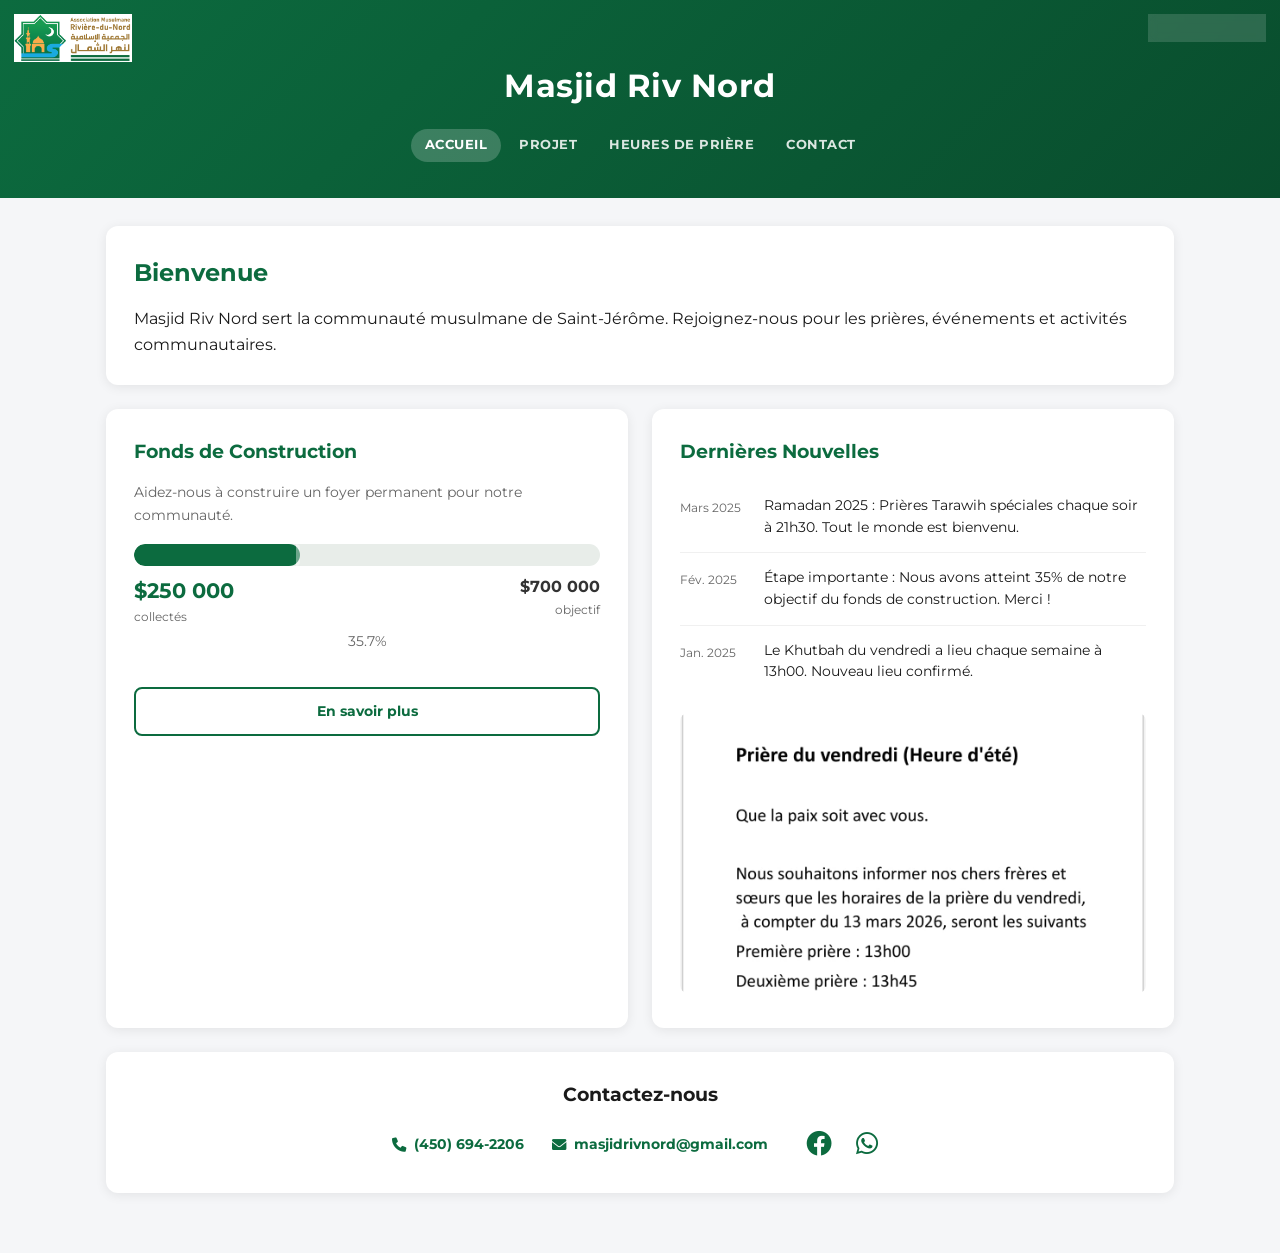
<file: index.html>
<!DOCTYPE html>
<html lang="fr">
<head>
    <meta charset="UTF-8">
    <meta name="viewport" content="width=device-width, initial-scale=1.0">
    <title>Masjid Riv Nord</title>
    <meta name="description" content="Masjid Riv Nord — Mosquée de la communauté musulmane de Saint-Jérôme, QC.">
    <link rel="stylesheet" href="style.css">
    <link rel="stylesheet" href="https://cdnjs.cloudflare.com/ajax/libs/font-awesome/6.0.0/css/all.min.css">
    <link href="https://fonts.googleapis.com/css2?family=Montserrat:wght@400;700&display=swap" rel="stylesheet">
</head>
<body>

<div class="lang-switcher">
    <button onclick="setLang('en')">EN</button>
    <button onclick="setLang('fr')">FR</button>
    <button onclick="setLang('ar')">AR</button>
</div>

<header class="hero">
    <img src="logo.png" class="logo-corner" alt="Logo Masjid Riv Nord">
    <h1 data-en="Masjid Riv Nord" data-fr="Masjid Riv Nord" data-ar="مسجد ريف نور">Masjid Riv Nord</h1>
    <nav>
        <a href="index.html"   data-en="Home"         data-fr="Accueil"          data-ar="الرئيسية">Accueil</a>
        <a href="project.html" data-en="Project"       data-fr="Projet"           data-ar="المشروع">Projet</a>
        <a href="prayer.html"  data-en="Prayer Times"  data-fr="Heures de prière" data-ar="مواقيت الصلاة">Heures de prière</a>
        <a href="contact.html" data-en="Contact"       data-fr="Contact"          data-ar="اتصل بنا">Contact</a>
    </nav>
</header>

<main>

    <section class="welcome-section">
        <h2 data-en="Welcome" data-fr="Bienvenue" data-ar="مرحبا بكم">Bienvenue</h2>
        <p data-en="Masjid Riv Nord serves the Muslim community of Saint-Jérôme. Join us for prayers, events, and community activities."
           data-fr="Masjid Riv Nord sert la communauté musulmane de Saint-Jérôme. Rejoignez-nous pour les prières, événements et activités communautaires."
           data-ar="مسجد ريف نور يخدم الجالية المسلمة في سان جيروم. انضموا إلينا للصلاة والفعاليات والأنشطة المجتمعية.">
            Masjid Riv Nord sert la communauté musulmane de Saint-Jérôme. Rejoignez-nous pour les prières, événements et activités communautaires.
        </p>
    </section>

    <div class="grid">

        <!-- Donation Card -->
        <div class="card">
            <h3 data-en="Building Fund" data-fr="Fonds de Construction" data-ar="صندوق بناء المسجد">Fonds de Construction</h3>
            <p style="font-size:0.88rem;color:#666;margin-bottom:8px;"
               data-en="Help us build a permanent home for our community."
               data-fr="Aidez-nous à construire un foyer permanent pour notre communauté."
               data-ar="ساعدونا في بناء مقر دائم لمجتمعنا.">
               Aidez-nous à construire un foyer permanent pour notre communauté.
            </p>

            <div class="progress-wrap">
                <div class="progress-track">
                    <div id="progress-bar" class="progress-fill"></div>
                </div>
                <div class="progress-labels">
                    <div>
                        <span class="raised">$<span id="collected-amount">—</span></span>
                        <span class="goal-label" style="font-size:0.78rem;display:block;"
                              data-en="raised" data-fr="collectés" data-ar="جُمع">collectés</span>
                    </div>
                    <div style="text-align:right;">
                        <span style="font-size:1rem;font-weight:700;color:#333;">$<span id="goal-amount">—</span></span>
                        <span class="goal-label" style="font-size:0.78rem;display:block;"
                              data-en="goal" data-fr="objectif" data-ar="الهدف">objectif</span>
                    </div>
                </div>
                <div class="progress-percent" id="progress-percent"></div>
            </div>

            <div class="donate-actions">
                <!-- PayPal donate button -->
                <div id="donate-button-container">
                    <div id="donate-button"></div>
                    <script src="https://www.paypalobjects.com/donate/sdk/donate-sdk.js" charset="UTF-8"></script>
                    <script>
                        PayPal.Donation.Button({
                            env: 'production',
                            hosted_button_id: 'ZB69M8PDXEW2C',
                            image: {
                                src: 'https://www.paypalobjects.com/fr_CA/i/btn/btn_donateCC_LG.gif',
                                alt: 'Bouton Faire un don avec PayPal',
                                title: 'PayPal - The safer, easier way to pay online!',
                            }
                        }).render('#donate-button');
                    </script>
                </div>
                <a href="project.html" class="btn btn-outline btn-full"
                   data-en="Learn More" data-fr="En savoir plus" data-ar="تفاصيل">En savoir plus</a>
            </div>
        </div>

        <!-- News Card -->
        <div class="card">
            <h3 data-en="Latest News" data-fr="Dernières Nouvelles" data-ar="آخر الأخبار">Dernières Nouvelles</h3>
            <ul class="news-list">
                <li class="news-item">
                    <span class="news-date">Mars 2025</span>
                    <span class="news-text"
                          data-en="Ramadan 2025: Special Tarawih prayers every night at 9:30 PM. All welcome."
                          data-fr="Ramadan 2025 : Prières Tarawih spéciales chaque soir à 21h30. Tout le monde est bienvenu."
                          data-ar="رمضان 2025: صلاة التراويح كل ليلة الساعة 9:30 مساءً. الجميع مرحب بهم.">
                        Ramadan 2025 : Prières Tarawih spéciales chaque soir à 21h30. Tout le monde est bienvenu.
                    </span>
                </li>
                <li class="news-item">
                    <span class="news-date">Fév. 2025</span>
                    <span class="news-text"
                          data-en="Fundraising milestone: We have reached 35% of our building fund goal. Thank you!"
                          data-fr="Étape importante : Nous avons atteint 35% de notre objectif du fonds de construction. Merci !"
                          data-ar="إنجاز في جمع التبرعات: وصلنا إلى 35% من هدف صندوق البناء. شكراً لكم!">
                        Étape importante : Nous avons atteint 35% de notre objectif du fonds de construction. Merci !
                    </span>
                </li>
                <li class="news-item">
                    <span class="news-date">Jan. 2025</span>
                    <span class="news-text"
                          data-en="Friday Khutbah is held every week at 1:00 PM. New location confirmed."
                          data-fr="Le Khutbah du vendredi a lieu chaque semaine à 13h00. Nouveau lieu confirmé."
                          data-ar="خطبة الجمعة تُقام كل أسبوع الساعة 1:00 ظهراً. تم تأكيد الموقع الجديد.">
                        Le Khutbah du vendredi a lieu chaque semaine à 13h00. Nouveau lieu confirmé.
                    </span>
                </li>
            </ul>
            <div class="news-img-wrap">
                <img src="News/latest.jpg" alt="Actualités de la mosquée">
            </div>
        </div>

    </div>

    <!-- Contact Widget -->
    <section class="contact-widget">
        <h3 data-en="Connect With Us" data-fr="Contactez-nous" data-ar="تواصل معنا">Contactez-nous</h3>
        <div class="widget-grid">
            <div class="widget-item"><i class="fas fa-phone"></i> (450) 694-2206</div>
            <div class="widget-item"><i class="fas fa-envelope"></i> masjidrivnord@gmail.com</div>
            <div class="widget-social">
                <a href="https://www.facebook.com/share/1AmzJvjMWP/" target="_blank" title="Facebook"><i class="fab fa-facebook"></i></a>
                <a href="https://chat.whatsapp.com/I94Uq8UrA2m0HjQVRyhX6O" target="_blank" title="WhatsApp"><i class="fab fa-whatsapp"></i></a>
            </div>
        </div>
    </section>

</main>

<script src="script.js"></script>
</body>
</html>
</file>
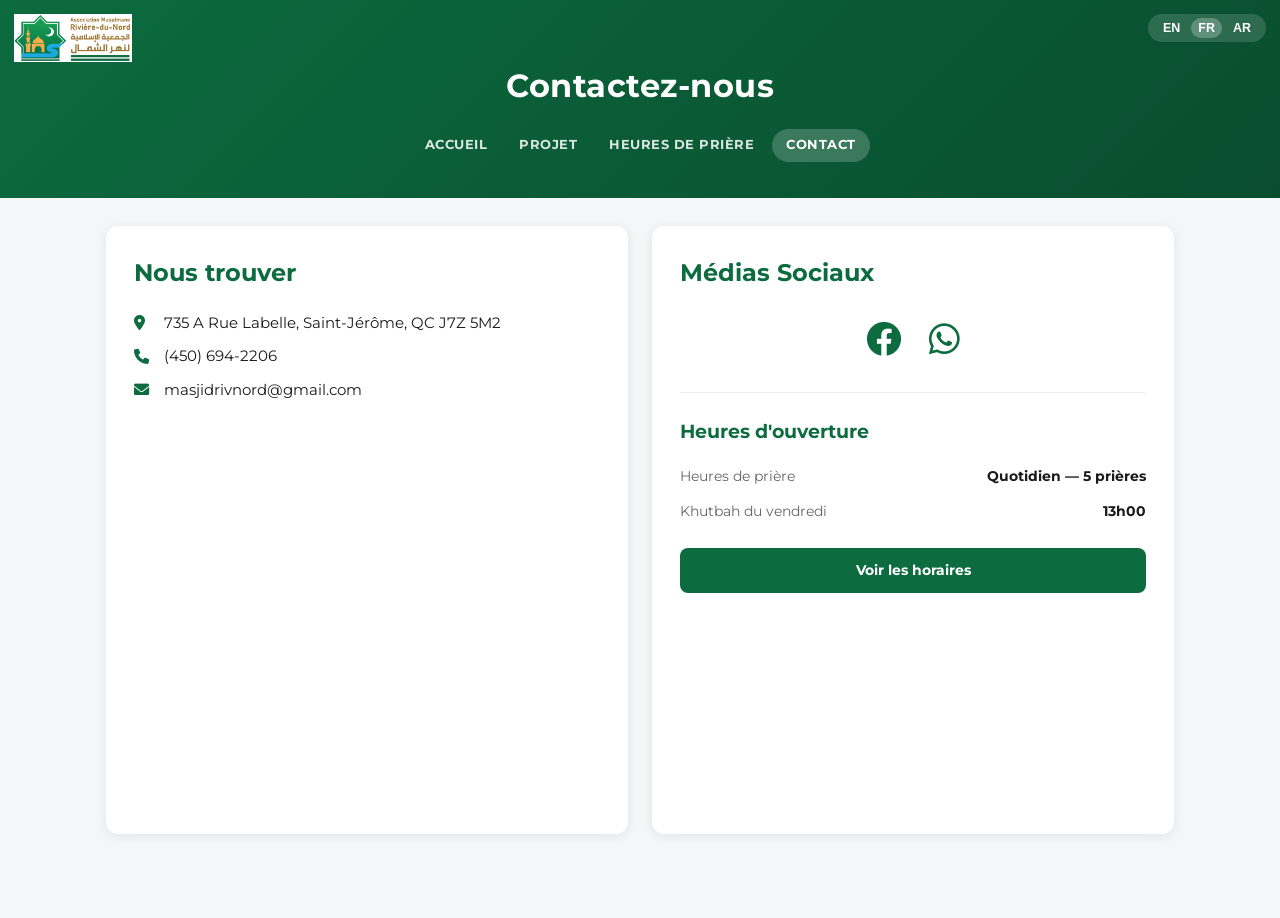
<file: contact.html>
<!DOCTYPE html>
<html lang="fr">
<head>
    <meta charset="UTF-8">
    <meta name="viewport" content="width=device-width, initial-scale=1.0">
    <title>Contact — Masjid Riv Nord</title>
    <meta name="description" content="Contactez Masjid Riv Nord à Saint-Jérôme, QC.">
    <link rel="stylesheet" href="style.css">
    <link rel="stylesheet" href="https://cdnjs.cloudflare.com/ajax/libs/font-awesome/6.0.0/css/all.min.css">
    <link href="https://fonts.googleapis.com/css2?family=Montserrat:wght@400;700&display=swap" rel="stylesheet">
</head>
<body>

<div class="lang-switcher">
    <button onclick="setLang('en')">EN</button>
    <button onclick="setLang('fr')">FR</button>
    <button onclick="setLang('ar')">AR</button>
</div>

<header class="hero">
    <img src="logo.png" class="logo-corner" alt="Logo Masjid Riv Nord">
    <h1 data-en="Contact Us" data-fr="Contactez-nous" data-ar="اتصل بنا">Contactez-nous</h1>
    <nav>
        <a href="index.html"   data-en="Home"         data-fr="Accueil"          data-ar="الرئيسية">Accueil</a>
        <a href="project.html" data-en="Project"       data-fr="Projet"           data-ar="المشروع">Projet</a>
        <a href="prayer.html"  data-en="Prayer Times"  data-fr="Heures de prière" data-ar="مواقيت الصلاة">Heures de prière</a>
        <a href="contact.html" data-en="Contact"       data-fr="Contact"          data-ar="اتصل بنا">Contact</a>
    </nav>
</header>

<main>

    <div class="grid">

        <!-- Info + Map -->
        <section class="card" style="flex:2;">
            <h2 data-en="Find Us" data-fr="Nous trouver" data-ar="موقعنا">Nous trouver</h2>

            <div class="contact-info" style="margin-top:12px;">
                <p>
                    <i class="fas fa-map-marker-alt"></i>
                    <span>735 A Rue Labelle, Saint-Jérôme, QC J7Z 5M2</span>
                </p>
                <p>
                    <i class="fas fa-phone"></i>
                    <a href="tel:+14506942206" style="color:inherit;text-decoration:none;">(450) 694-2206</a>
                </p>
                <p>
                    <i class="fas fa-envelope"></i>
                    <a href="mailto:masjidrivnord@gmail.com" style="color:inherit;text-decoration:none;">masjidrivnord@gmail.com</a>
                </p>
            </div>

            <div class="map-wrap">
                <iframe
                    src="https://www.google.com/maps/embed?pb=!1m18!1m12!1m3!1d2784.1485642455845!2d-74.0049444!3d45.7782333!2m3!1f0!2f0!3f0!3m2!1i1024!2i768!4f13.1!3m3!1m2!1s0x4ccf2c9183610931%3A0xe5435987f2e1b12b!2s735%20Rue%20Labelle%2C%20Saint-J%C3%A9r%C3%B4me%2C%20QC%20J7Z%205M2!5e0!3m2!1sen!2sca!4v1710520000000!5m2!1sen!2sca"
                    allowfullscreen=""
                    loading="lazy"
                    referrerpolicy="no-referrer-when-downgrade"
                    title="Carte Masjid Riv Nord">
                </iframe>
            </div>
        </section>

        <!-- Social + Hours -->
        <section class="card">
            <h2 data-en="Social Media" data-fr="Médias Sociaux" data-ar="وسائل التواصل">Médias Sociaux</h2>
            <div class="social-links">
                <a href="https://www.facebook.com/share/1AmzJvjMWP/" target="_blank" title="Facebook">
                    <i class="fab fa-facebook"></i>
                </a>
                <a href="https://chat.whatsapp.com/I94Uq8UrA2m0HjQVRyhX6O" target="_blank" title="WhatsApp">
                    <i class="fab fa-whatsapp"></i>
                </a>
            </div>

            <hr style="border:none;border-top:1px solid #f0f0f0;margin:24px 0;">

            <h3 style="color:var(--green);margin-bottom:12px;"
                data-en="Opening Hours" data-fr="Heures d'ouverture" data-ar="ساعات العمل">
                Heures d'ouverture
            </h3>
            <table style="width:100%;font-size:0.88rem;border-collapse:collapse;">
                <tr>
                    <td style="padding:6px 0;color:#666;"
                        data-en="Prayer times" data-fr="Heures de prière" data-ar="أوقات الصلاة">Heures de prière</td>
                    <td style="text-align:right;font-weight:700;"
                        data-en="Daily — 5 prayers" data-fr="Quotidien — 5 prières" data-ar="يوميًا — 5 صلوات">Quotidien — 5 prières</td>
                </tr>
                <tr>
                    <td style="padding:6px 0;color:#666;"
                        data-en="Friday Khutbah" data-fr="Khutbah du vendredi" data-ar="خطبة الجمعة">Khutbah du vendredi</td>
                    <td style="text-align:right;font-weight:700;">13h00</td>
                </tr>
            </table>

            <div style="margin-top:20px;">
                <a href="prayer.html" class="btn btn-full"
                   data-en="View Prayer Times" data-fr="Voir les horaires" data-ar="عرض الأوقات">
                    Voir les horaires
                </a>
            </div>
        </section>

    </div>

</main>

<script src="script.js"></script>
</body>
</html>
</file>
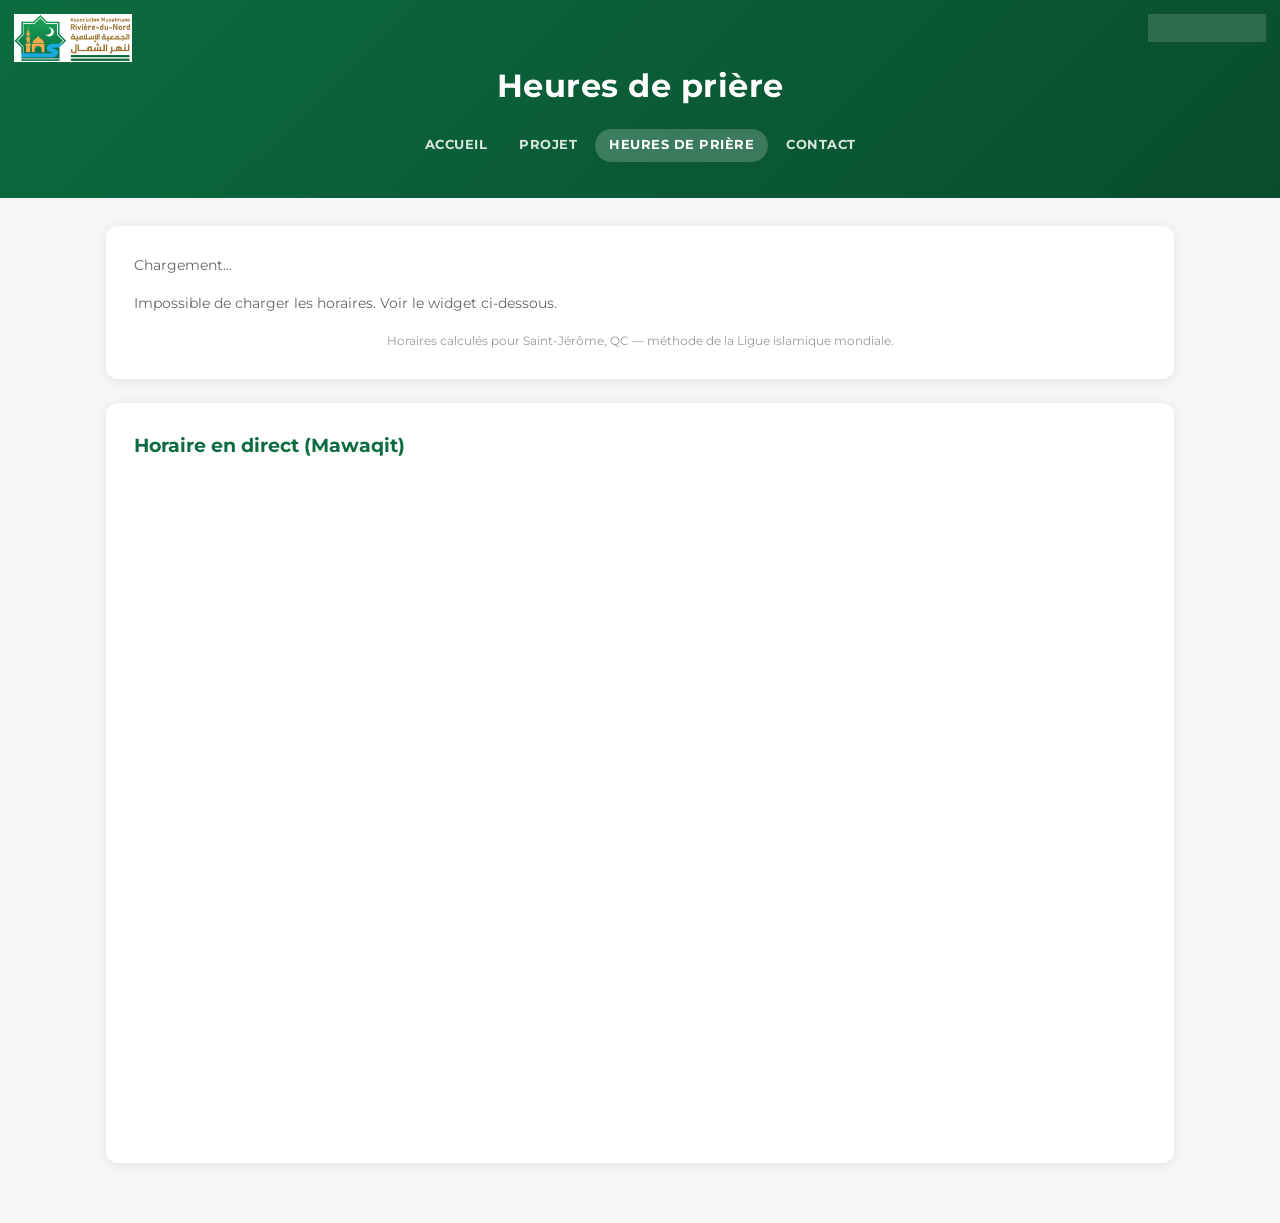
<file: prayer.html>
<!DOCTYPE html>
<html lang="fr">
<head>
    <meta charset="UTF-8">
    <meta name="viewport" content="width=device-width, initial-scale=1.0">
    <title>Heures de prière — Masjid Riv Nord</title>
    <meta name="description" content="Horaires des prières quotidiennes à Masjid Riv Nord, Saint-Jérôme.">
    <link rel="stylesheet" href="style.css">
    <link rel="stylesheet" href="https://cdnjs.cloudflare.com/ajax/libs/font-awesome/6.0.0/css/all.min.css">
    <link href="https://fonts.googleapis.com/css2?family=Montserrat:wght@400;700&display=swap" rel="stylesheet">
</head>
<body>

<div class="lang-switcher">
    <button onclick="setLang('en')">EN</button>
    <button onclick="setLang('fr')">FR</button>
    <button onclick="setLang('ar')">AR</button>
</div>

<header class="hero">
    <img src="logo.png" class="logo-corner" alt="Logo Masjid Riv Nord">
    <h1 data-en="Prayer Times" data-fr="Heures de prière" data-ar="مواقيت الصلاة">Heures de prière</h1>
    <nav>
        <a href="index.html"   data-en="Home"         data-fr="Accueil"          data-ar="الرئيسية">Accueil</a>
        <a href="project.html" data-en="Project"       data-fr="Projet"           data-ar="المشروع">Projet</a>
        <a href="prayer.html"  data-en="Prayer Times"  data-fr="Heures de prière" data-ar="مواقيت الصلاة">Heures de prière</a>
        <a href="contact.html" data-en="Contact"       data-fr="Contact"          data-ar="اتصل بنا">Contact</a>
    </nav>
</header>

<main>

    <section class="card">
        <div class="prayer-date-row">
            <span class="prayer-date" id="prayer-date-gregorian">Chargement...</span>
            <span class="hijri-date" id="prayer-date-hijri"></span>
        </div>

        <div id="prayer-times-grid" class="prayer-grid">
            <!-- Filled by script.js via Aladhan API -->
            <div style="grid-column:1/-1;text-align:center;padding:20px;color:#999;font-size:0.9rem;">
                <i class="fas fa-spinner fa-spin"></i>&nbsp;
                <span data-en="Loading prayer times..." data-fr="Chargement des horaires..." data-ar="جارٍ تحميل الأوقات...">Chargement des horaires...</span>
            </div>
        </div>

        <p style="font-size:0.78rem;color:#999;margin-top:16px;text-align:center;"
           data-en="Times calculated for Saint-Jérôme, QC — Muslim World League method."
           data-fr="Horaires calculés pour Saint-Jérôme, QC — méthode de la Ligue islamique mondiale."
           data-ar="الأوقات محسوبة لمدينة سان جيروم، كيبيك — طريقة رابطة العالم الإسلامي.">
           Horaires calculés pour Saint-Jérôme, QC — méthode de la Ligue islamique mondiale.
        </p>
    </section>

    <section class="card">
        <h3 style="color:var(--green);margin-bottom:12px;"
            data-en="Live Schedule (Mawaqit)" data-fr="Horaire en direct (Mawaqit)" data-ar="الجدول المباشر (مواقيت)">
            Horaire en direct (Mawaqit)
        </h3>
        <div class="mawaqit-wrap">
            <iframe
                src="https://mawaqit.net/en/masjid-al-hak-saint-jerome-j7z-5m2-canada"
                width="100%"
                height="650"
                frameborder="0"
                style="border-radius:8px;"
                loading="lazy"
                title="Mawaqit prayer times">
            </iframe>
        </div>
    </section>

</main>

<script src="script.js"></script>
</body>
</html>
</file>
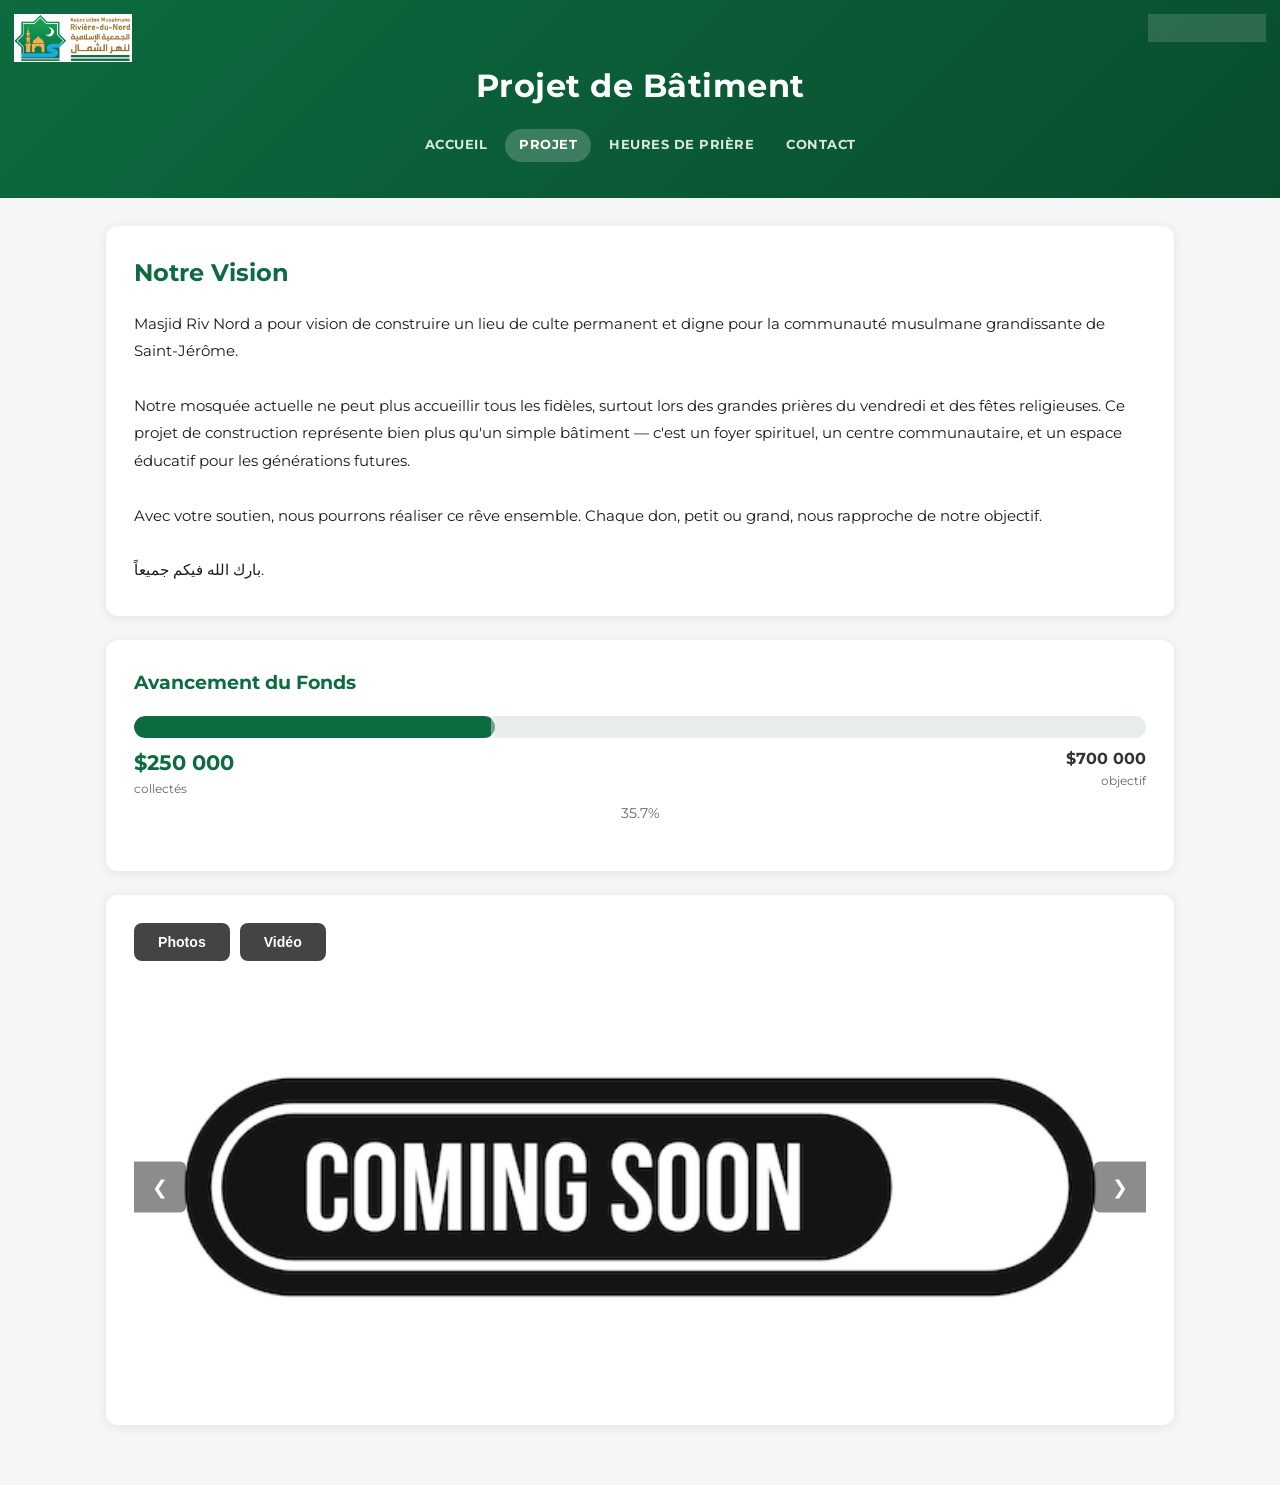
<file: project.html>
<!DOCTYPE html>
<html lang="fr">
<head>
    <meta charset="UTF-8">
    <meta name="viewport" content="width=device-width, initial-scale=1.0">
    <title>Projet de Bâtiment — Masjid Riv Nord</title>
    <meta name="description" content="Notre vision pour un nouveau bâtiment permanent pour la communauté musulmane de Saint-Jérôme.">
    <link rel="stylesheet" href="style.css">
    <link rel="stylesheet" href="https://cdnjs.cloudflare.com/ajax/libs/font-awesome/6.0.0/css/all.min.css">
    <link href="https://fonts.googleapis.com/css2?family=Montserrat:wght@400;700&display=swap" rel="stylesheet">
</head>
<body>

<div class="lang-switcher">
    <button onclick="setLang('en')">EN</button>
    <button onclick="setLang('fr')">FR</button>
    <button onclick="setLang('ar')">AR</button>
</div>

<header class="hero">
    <img src="logo.png" class="logo-corner" alt="Logo Masjid Riv Nord">
    <h1 data-en="Building Project" data-fr="Projet de Bâtiment" data-ar="مشروع بناء المسجد">Projet de Bâtiment</h1>
    <nav>
        <a href="index.html"   data-en="Home"         data-fr="Accueil"          data-ar="الرئيسية">Accueil</a>
        <a href="project.html" data-en="Project"       data-fr="Projet"           data-ar="المشروع">Projet</a>
        <a href="prayer.html"  data-en="Prayer Times"  data-fr="Heures de prière" data-ar="مواقيت الصلاة">Heures de prière</a>
        <a href="contact.html" data-en="Contact"       data-fr="Contact"          data-ar="اتصل بنا">Contact</a>
    </nav>
</header>

<main>

    <!-- Vision -->
    <section class="welcome-section">
        <h2 data-en="Our Vision" data-fr="Notre Vision" data-ar="رؤيتنا">Notre Vision</h2>
        <p id="project-description" class="project-desc">Chargement...</p>
    </section>

    <!-- Progress on project page too -->
    <section class="card">
        <h3 data-en="Building Fund Progress" data-fr="Avancement du Fonds" data-ar="تقدم صندوق البناء">Avancement du Fonds</h3>
        <div class="progress-wrap">
            <div class="progress-track">
                <div id="progress-bar" class="progress-fill"></div>
            </div>
            <div class="progress-labels">
                <div>
                    <span class="raised">$<span id="collected-amount">—</span></span>
                    <span class="goal-label" style="font-size:0.78rem;display:block;"
                          data-en="raised" data-fr="collectés" data-ar="جُمع">collectés</span>
                </div>
                <div style="text-align:right;">
                    <span style="font-size:1rem;font-weight:700;color:#333;">$<span id="goal-amount">—</span></span>
                    <span class="goal-label" style="font-size:0.78rem;display:block;"
                          data-en="goal" data-fr="objectif" data-ar="الهدف">objectif</span>
                </div>
            </div>
            <div class="progress-percent" id="progress-percent"></div>
        </div>
        <div style="text-align:center;margin-top:18px;">
            <div id="donate-button"></div>
            <script src="https://www.paypalobjects.com/donate/sdk/donate-sdk.js" charset="UTF-8"></script>
            <script>
                PayPal.Donation.Button({
                    env: 'production',
                    hosted_button_id: 'ZB69M8PDXEW2C',
                    image: {
                        src: 'https://www.paypalobjects.com/fr_CA/i/btn/btn_donateCC_LG.gif',
                        alt: 'Bouton Faire un don avec PayPal',
                        title: 'PayPal - The safer, easier way to pay online!',
                    }
                }).render('#donate-button');
            </script>
        </div>
    </section>

    <!-- Photos & Video -->
    <section class="card">
        <div class="media-tabs">
            <button onclick="showMedia('photo')" class="btn btn-dark"
                    data-en="Photos" data-fr="Photos" data-ar="صور">Photos</button>
            <button onclick="showMedia('video')" class="btn btn-dark"
                    data-en="Video" data-fr="Vidéo" data-ar="فيديو">Vidéo</button>
        </div>

        <div id="media-photo" class="slideshow-container">
            <div class="mySlides"><img src="Project/image1.jpg" alt="Photo du projet 1"></div>
            <div class="mySlides"><img src="Project/image2.jpg" alt="Photo du projet 2"></div>
            <button class="prev" onclick="plusSlides(-1)">&#10094;</button>
            <button class="next" onclick="plusSlides(1)">&#10095;</button>
        </div>

        <div id="media-video" style="display:none;">
            <iframe id="project-video-iframe"
                width="100%" height="420" src=""
                frameborder="0" allowfullscreen
                style="border-radius:10px;"
                title="Vidéo du projet">
            </iframe>
        </div>
    </section>

</main>

<script src="script.js"></script>
<script>
    function showMedia(type) {
        document.getElementById('media-photo').style.display = (type === 'photo') ? 'block' : 'none';
        document.getElementById('media-video').style.display  = (type === 'video')  ? 'block' : 'none';
    }

    let slideIndex = 1;
    showSlides(slideIndex);

    function plusSlides(n) { showSlides(slideIndex += n); }

    function showSlides(n) {
        const slides = document.getElementsByClassName('mySlides');
        if (n > slides.length) slideIndex = 1;
        if (n < 1) slideIndex = slides.length;
        Array.from(slides).forEach(s => s.style.display = 'none');
        slides[slideIndex - 1].style.display = 'block';
    }
</script>
</body>
</html>
</file>
<file: style.css>
:root {
    --green: #0c6b3f;
    --green-dark: #094d2d;
    --green-light: #e8f5ee;
    --grey-bg: #f5f6f8;
    --white: #ffffff;
    --text: #1a1a1a;
    --text-muted: #666;
    --radius: 12px;
    --shadow: 0 2px 12px rgba(0,0,0,0.08);
}

* { box-sizing: border-box; margin: 0; padding: 0; }

body {
    font-family: 'Montserrat', sans-serif;
    background: var(--grey-bg);
    color: var(--text);
    line-height: 1.6;
}

/* ── Language Switcher ── */
.lang-switcher {
    position: absolute;
    top: 14px;
    right: 14px;
    z-index: 100;
    display: flex;
    gap: 4px;
    background: rgba(255,255,255,0.15);
    border-radius: 20px;
    padding: 4px 8px;
    backdrop-filter: blur(4px);
}
.lang-switcher button {
    border: none;
    background: none;
    color: white;
    font-weight: 700;
    cursor: pointer;
    font-size: 0.78rem;
    padding: 3px 7px;
    border-radius: 12px;
    transition: background 0.2s;
}
.lang-switcher button:hover,
.lang-switcher button.active {
    background: rgba(255,255,255,0.25);
}

/* ── Header ── */
.hero {
    background: linear-gradient(135deg, var(--green) 0%, var(--green-dark) 100%);
    color: white;
    padding: 60px 20px 36px;
    text-align: center;
    position: relative;
}
.logo-corner {
    position: absolute;
    top: 14px;
    left: 14px;
    height: 48px;
    width: auto;
}
.hero h1 {
    font-size: 2rem;
    margin-bottom: 18px;
    letter-spacing: 0.5px;
}
nav { display: flex; justify-content: center; flex-wrap: wrap; gap: 4px; }
nav a {
    color: rgba(255,255,255,0.85);
    text-decoration: none;
    font-weight: 700;
    font-size: 0.8rem;
    text-transform: uppercase;
    padding: 6px 14px;
    border-radius: 20px;
    transition: background 0.2s, color 0.2s;
    letter-spacing: 0.5px;
}
nav a:hover, nav a.active {
    background: rgba(255,255,255,0.2);
    color: white;
}

/* ── Main Layout ── */
main {
    max-width: 1100px;
    margin: 28px auto 60px;
    padding: 0 16px;
}

/* ── Cards ── */
.card, .welcome-section, .contact-widget {
    background: var(--white);
    padding: 28px;
    border-radius: var(--radius);
    box-shadow: var(--shadow);
    margin-bottom: 24px;
}
.card h2, .card h3,
.welcome-section h2, .welcome-section h3 {
    color: var(--green);
    margin-bottom: 14px;
}

.grid {
    display: grid;
    grid-template-columns: repeat(auto-fit, minmax(300px, 1fr));
    gap: 24px;
}

/* ── Donation Progress ── */
.progress-wrap { margin: 18px 0 10px; }
.progress-track {
    background: #e8ede9;
    border-radius: 20px;
    height: 22px;
    overflow: hidden;
    position: relative;
}
.progress-fill {
    background: var(--green);
    height: 100%;
    width: 0%;
    border-radius: 20px;
    transition: width 1.6s ease-in-out;
    position: relative;
}
.progress-fill::after {
    content: '';
    position: absolute;
    right: 0; top: 0; bottom: 0;
    width: 4px;
    background: rgba(255,255,255,0.4);
    border-radius: 0 20px 20px 0;
}
.progress-labels {
    display: flex;
    justify-content: space-between;
    font-size: 0.82rem;
    margin-top: 8px;
    color: var(--text-muted);
}
.progress-labels .raised {
    font-size: 1.3rem;
    font-weight: 700;
    color: var(--green);
}
.progress-labels .goal-label { color: var(--text-muted); }
.progress-percent {
    text-align: center;
    font-size: 0.85rem;
    color: var(--text-muted);
    margin-top: 4px;
}

/* ── Donate Actions ── */
.donate-actions {
    display: flex;
    flex-direction: column;
    gap: 12px;
    align-items: center;
    margin-top: 22px;
}

/* ── Buttons ── */
.btn {
    display: inline-block;
    background: var(--green);
    color: white;
    padding: 11px 24px;
    border-radius: 8px;
    text-decoration: none;
    font-weight: 700;
    font-size: 0.88rem;
    text-align: center;
    transition: background 0.2s, transform 0.1s;
    border: none;
    cursor: pointer;
}
.btn:hover { background: var(--green-dark); transform: translateY(-1px); }
.btn-outline {
    background: none;
    border: 2px solid var(--green);
    color: var(--green);
}
.btn-outline:hover { background: var(--green-light); transform: translateY(-1px); }
.btn-dark { background: #444; }
.btn-dark:hover { background: #222; }
.btn-full { width: 100%; }

/* ── News ── */
.news-list { list-style: none; }
.news-item {
    display: flex;
    gap: 14px;
    padding: 14px 0;
    border-bottom: 1px solid #f0f0f0;
    align-items: flex-start;
}
.news-item:last-child { border-bottom: none; }
.news-date {
    font-size: 0.75rem;
    color: var(--text-muted);
    white-space: nowrap;
    padding-top: 3px;
    min-width: 70px;
}
.news-text { font-size: 0.9rem; line-height: 1.5; }
.news-img-wrap {
    text-align: center;
    margin-top: 16px;
    border-radius: 8px;
    overflow: hidden;
}
.news-img-wrap img {
    width: 100%;
    max-height: 280px;
    object-fit: cover;
    border-radius: 8px;
}

/* ── Prayer Times ── */
.prayer-grid {
    display: grid;
    grid-template-columns: repeat(auto-fit, minmax(130px, 1fr));
    gap: 12px;
    margin-top: 16px;
}
.prayer-card {
    background: var(--green-light);
    border-radius: 10px;
    padding: 16px 10px;
    text-align: center;
    transition: transform 0.2s;
}
.prayer-card:hover { transform: translateY(-2px); }
.prayer-card.next-prayer {
    background: var(--green);
    color: white;
}
.prayer-name {
    font-size: 0.78rem;
    font-weight: 700;
    text-transform: uppercase;
    letter-spacing: 0.5px;
    color: var(--green);
    margin-bottom: 6px;
}
.prayer-card.next-prayer .prayer-name { color: rgba(255,255,255,0.8); }
.prayer-time {
    font-size: 1.2rem;
    font-weight: 700;
    color: var(--text);
}
.prayer-card.next-prayer .prayer-time { color: white; }
.next-label {
    font-size: 0.7rem;
    color: rgba(255,255,255,0.8);
    margin-top: 4px;
}
.prayer-date-row {
    display: flex;
    justify-content: space-between;
    align-items: center;
    margin-bottom: 16px;
    flex-wrap: wrap;
    gap: 8px;
}
.prayer-date {
    font-size: 0.88rem;
    color: var(--text-muted);
}
.hijri-date {
    font-size: 0.88rem;
    color: var(--green);
    font-weight: 700;
}
.mawaqit-wrap {
    margin-top: 16px;
    border-radius: 10px;
    overflow: hidden;
}

/* ── Project page ── */
.project-desc {
    font-size: 0.95rem;
    line-height: 1.8;
    color: var(--text);
    white-space: pre-wrap;
    padding: 4px 0;
}
.slideshow-container {
    position: relative;
    border-radius: 10px;
    overflow: hidden;
    background: #000;
}
.mySlides { display: none; }
.mySlides img { width: 100%; display: block; max-height: 420px; object-fit: cover; }
.prev, .next {
    cursor: pointer;
    position: absolute;
    top: 50%;
    transform: translateY(-50%);
    padding: 14px 18px;
    color: white;
    font-size: 1.2rem;
    background: rgba(0,0,0,0.45);
    border: none;
    user-select: none;
    transition: background 0.2s;
    z-index: 10;
}
.prev { left: 0; border-radius: 0 6px 6px 0; }
.next { right: 0; border-radius: 6px 0 0 6px; }
.prev:hover, .next:hover { background: rgba(0,0,0,0.75); }
.media-tabs { display: flex; gap: 10px; margin-bottom: 16px; }

/* ── Contact page ── */
.contact-info { line-height: 2.2; }
.contact-info p { display: flex; align-items: center; gap: 10px; font-size: 0.95rem; }
.contact-info i { color: var(--green); width: 20px; }
.map-wrap {
    width: 100%;
    height: 380px;
    border-radius: 10px;
    overflow: hidden;
    margin-top: 20px;
}
.map-wrap iframe { width: 100%; height: 100%; border: 0; }
.social-links { display: flex; justify-content: center; gap: 28px; margin-top: 20px; }
.social-links a {
    font-size: 2.2rem;
    color: var(--green);
    transition: color 0.2s, transform 0.2s;
}
.social-links a:hover { color: var(--green-dark); transform: scale(1.1); }

/* ── Contact Widget on homepage ── */
.contact-widget { text-align: center; }
.widget-grid {
    display: flex;
    justify-content: center;
    gap: 28px;
    flex-wrap: wrap;
    margin-top: 14px;
}
.widget-item {
    display: flex;
    align-items: center;
    gap: 8px;
    font-weight: 700;
    color: var(--green);
    font-size: 0.9rem;
}
.widget-social a {
    font-size: 1.6rem;
    margin: 0 10px;
    color: var(--green);
    transition: color 0.2s;
}
.widget-social a:hover { color: var(--green-dark); }

/* ── RTL Support ── */
[dir="rtl"] nav a { letter-spacing: 0; }
[dir="rtl"] .logo-corner { left: auto; right: 14px; }
[dir="rtl"] .lang-switcher { right: auto; left: 14px; }
[dir="rtl"] .news-item { flex-direction: row-reverse; }

/* ── Responsive ── */
@media (max-width: 768px) {
    .hero { padding-top: 75px; padding-bottom: 28px; }
    .hero h1 { font-size: 1.5rem; }
    .logo-corner { height: 38px; }
    nav a { font-size: 0.72rem; padding: 5px 10px; }
    .card, .welcome-section { padding: 20px; }
    .prayer-grid { grid-template-columns: repeat(3, 1fr); }
}
@media (max-width: 480px) {
    .prayer-grid { grid-template-columns: repeat(2, 1fr); }
    .grid { grid-template-columns: 1fr; }
}
</file>
